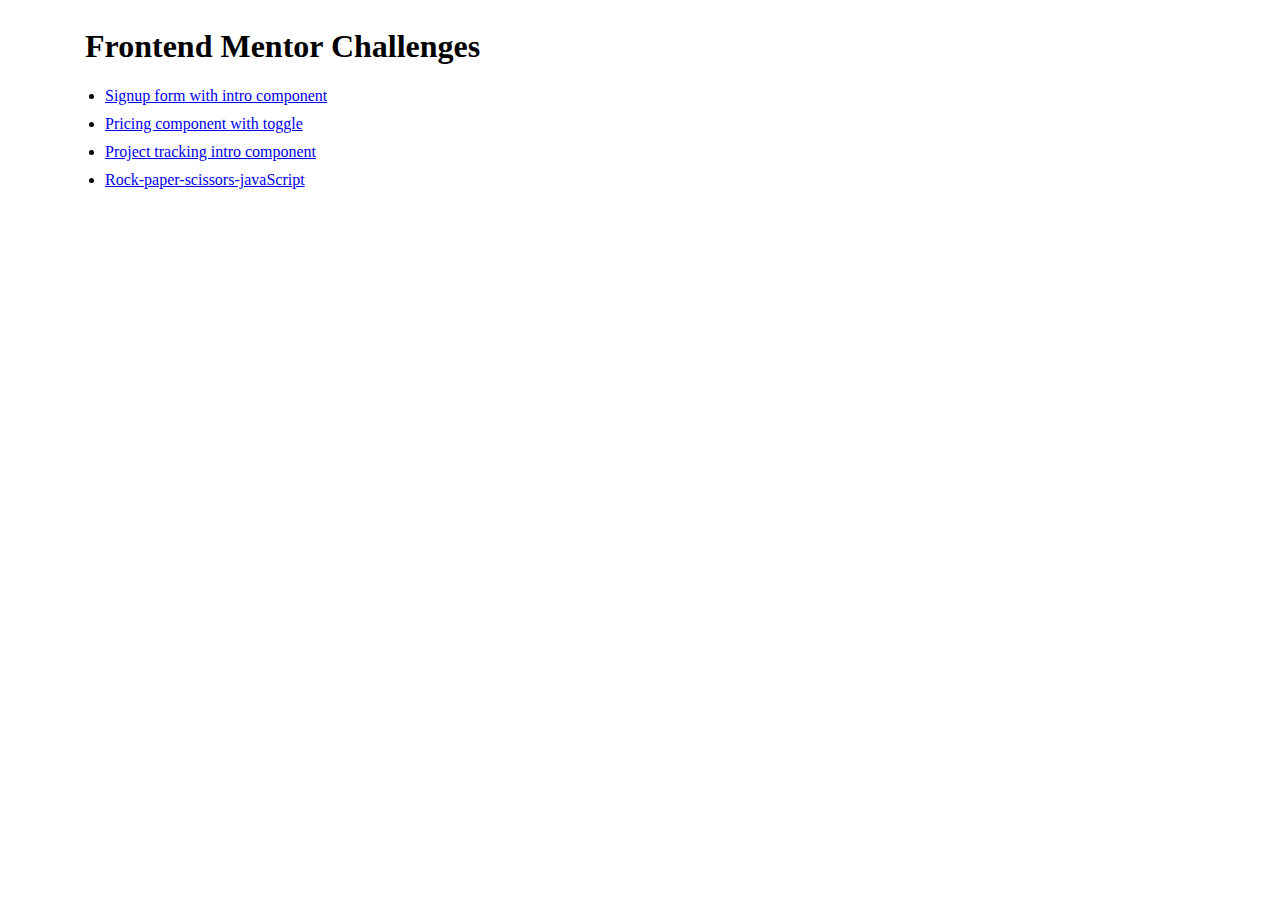
<file: index.html>
<!DOCTYPE html>
<html lang="en">
<head>
  <meta charset="UTF-8">
  <meta name="viewport" content="width=device-width, initial-scale=1.0">
  <title>Frontend Mentor Challenges</title>
  <link rel="stylesheet" href="style.css">
</head>
<body>
  <div class="container">
    <h1 class="main-head">
      Frontend Mentor Challenges
    </h1>
    <div class="project-container">
      <ul>
        <li>
          <a href="signup-form-frontend/index.html">Signup form with intro component</a>
        </li>
        <li>
          <a href="toggle-pricing-component/index.html">Pricing component with toggle</a>
        </li>
        <li>
          <a href="project-tracking-intro-component/index.html">Project tracking intro component</a>
        </li>
        <li>
          <a href="rock-paper-scissors-javaScript/index.html">Rock-paper-scissors-javaScript</a>
        </li>
      </ul>
    </div>

  </div>

</body>
</html>
</file>
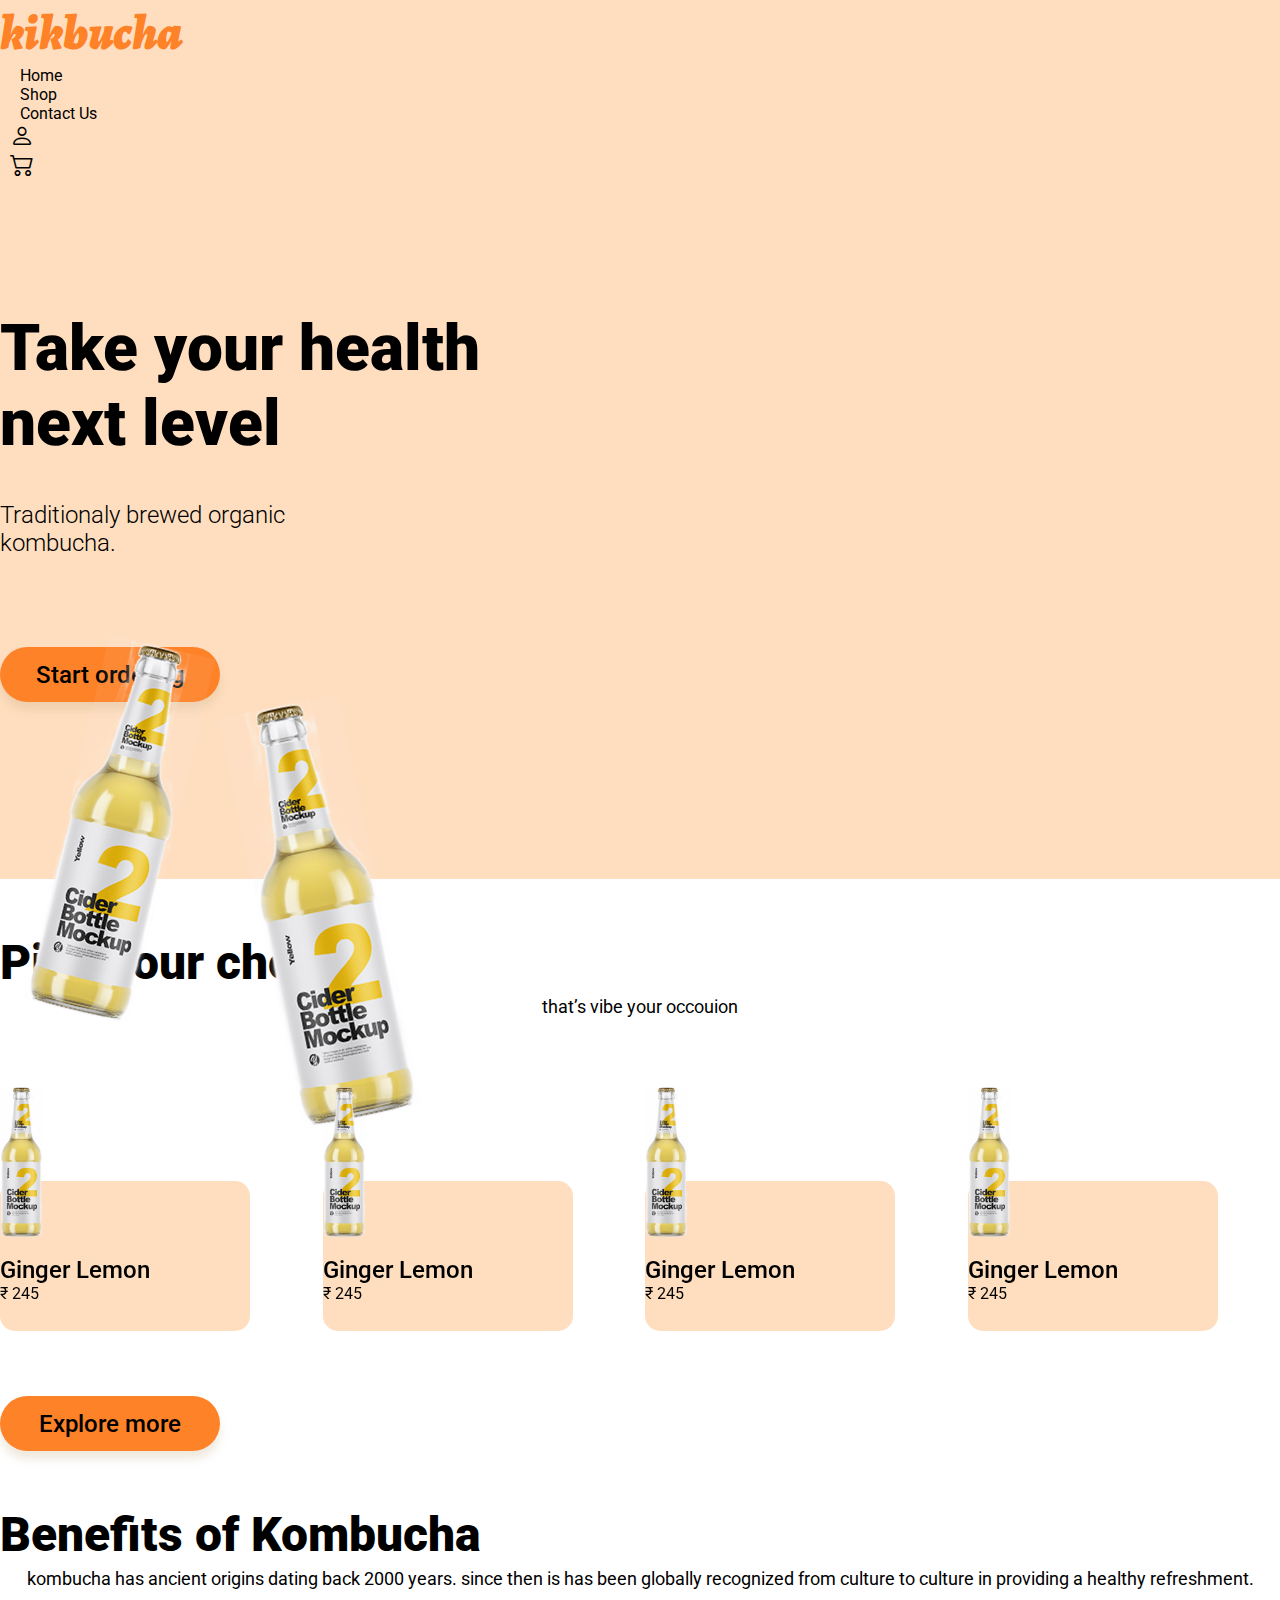
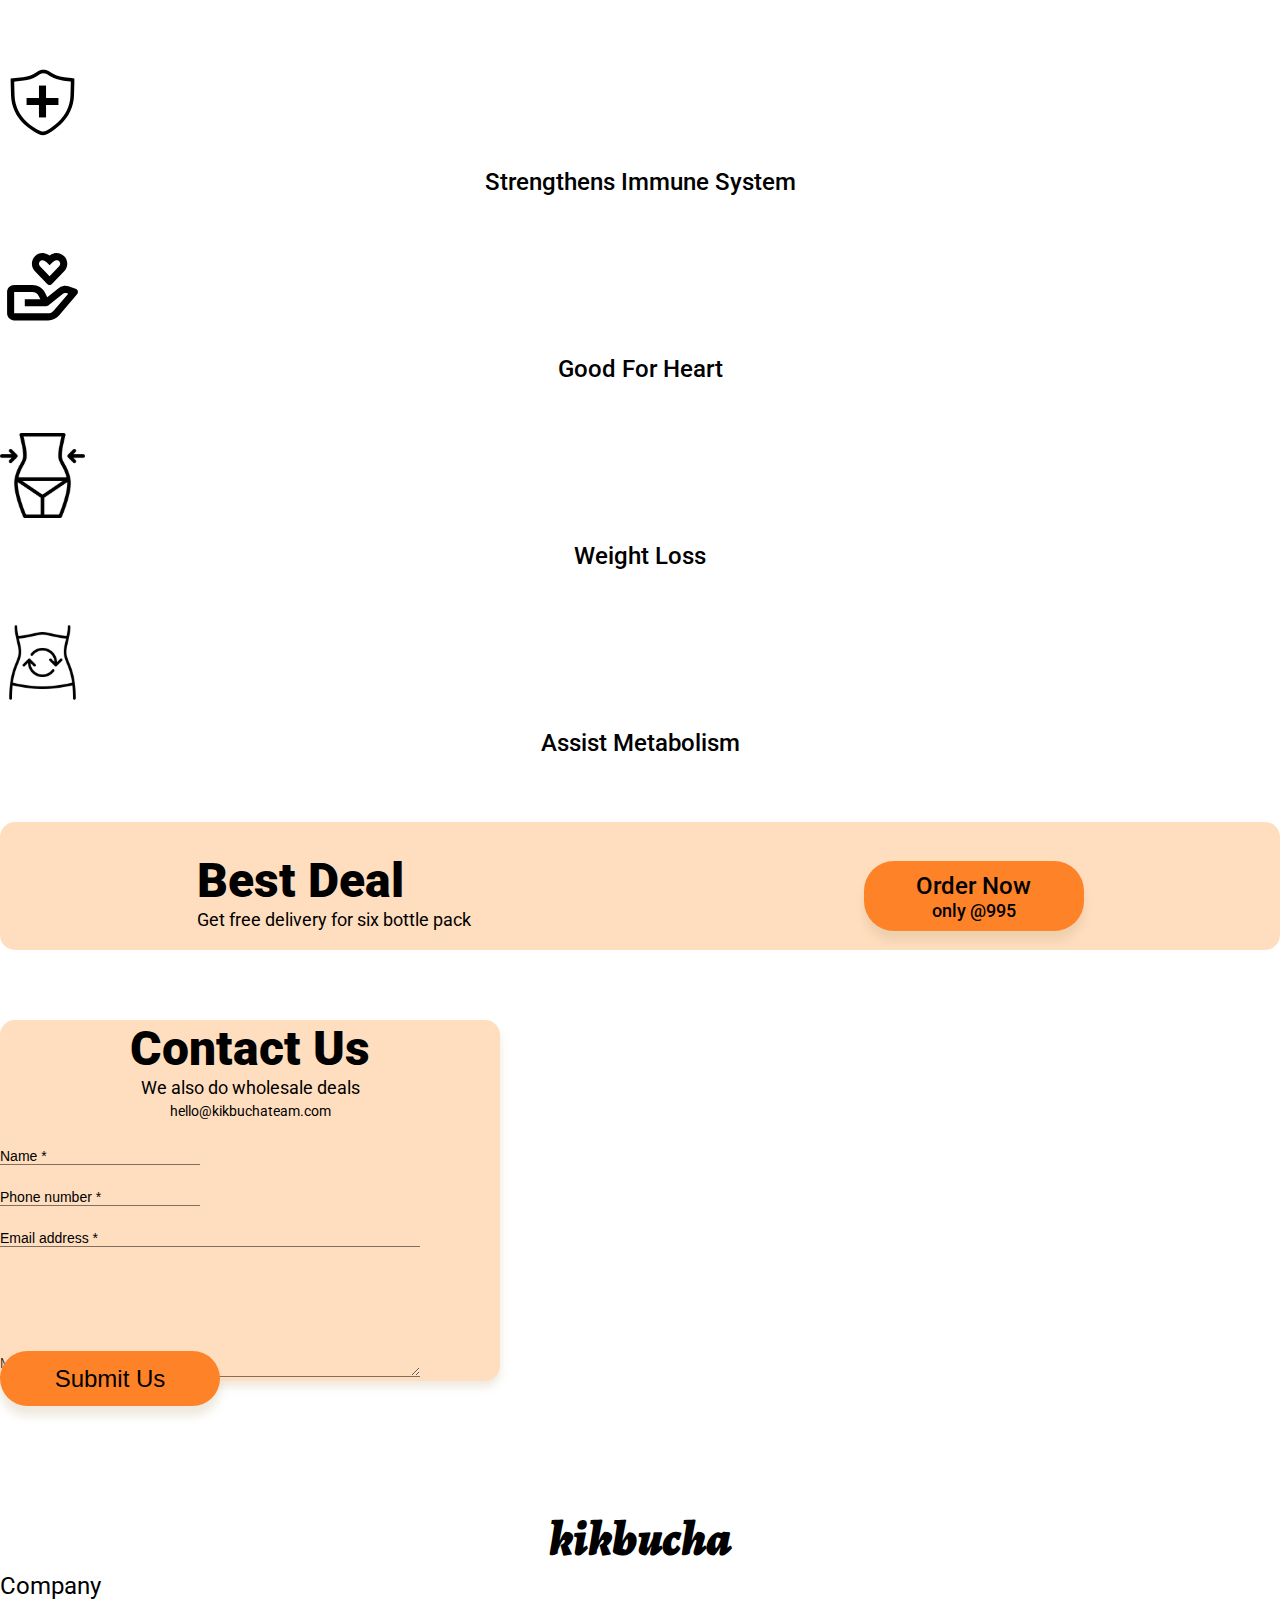
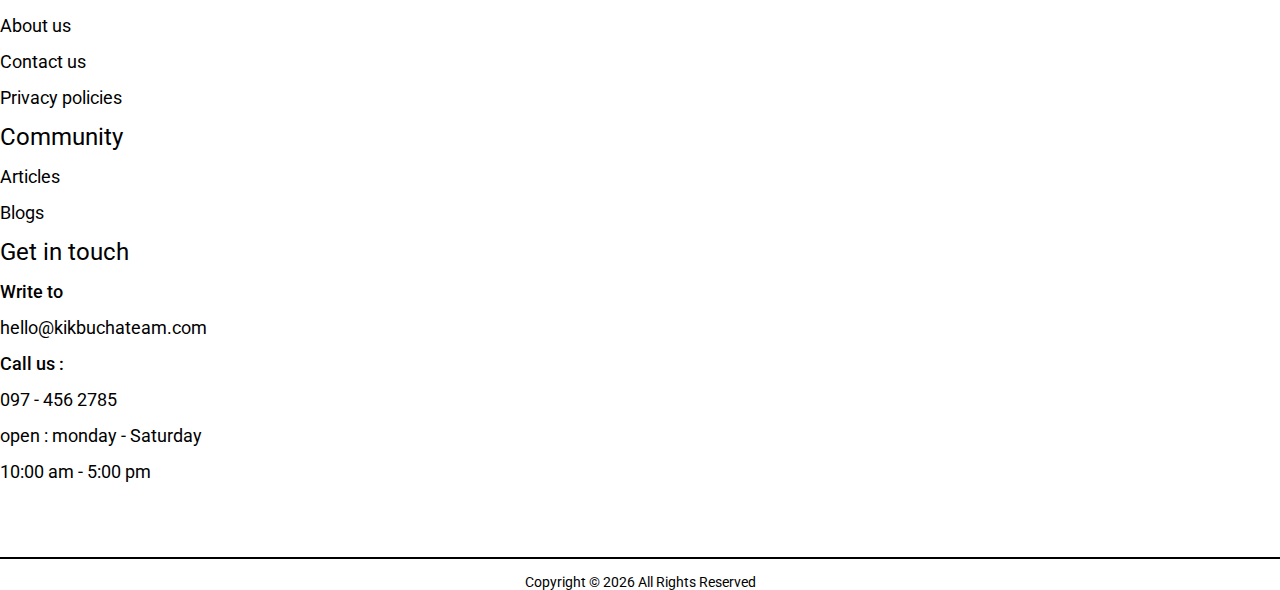
<file: kikbucha-dev/index.html>
<!DOCTYPE html>
<html lang="en">
<head>
  <meta charset="UTF-8">
  <meta http-equiv="X-UA-Compatible" content="IE=edge">
  <meta name="viewport" content="width=device-width, initial-scale=1.0">

  <link rel="icon" type="image/png" sizes="32x32" href="assets/favicon-32x32.png">
  <title>Kikbucha | Traditionaly brewed kombucha</title>
  <!--Bootstrap cdn-->
  <link href="https://cdn.jsdelivr.net/npm/bootstrap@5.1.3/dist/css/bootstrap.min.css" rel="stylesheet" integrity="sha384-1BmE4kWBq78iYhFldvKuhfTAU6auU8tT94WrHftjDbrCEXSU1oBoqyl2QvZ6jIW3" crossorigin="anonymous">
  <!--Bootstrap icon cdn-->
  <link rel="stylesheet" href="https://cdn.jsdelivr.net/npm/bootstrap-icons@1.7.2/font/bootstrap-icons.css">
  <!--Google font cdn-->
  <link rel="preconnect" href="https://fonts.googleapis.com">
  <link rel="preconnect" href="https://fonts.gstatic.com" crossorigin>
  <link href="https://fonts.googleapis.com/css2?family=Alegreya:ital,wght@1,900&family=Roboto:wght@300;400;500;900&display=swap" rel="stylesheet"> 

  <link rel="stylesheet" href="https://cdnjs.cloudflare.com/ajax/libs/OwlCarousel2/2.3.4/assets/owl.carousel.min.css" integrity="sha512-tS3S5qG0BlhnQROyJXvNjeEM4UpMXHrQfTGmbQ1gKmelCxlSEBUaxhRBj/EFTzpbP4RVSrpEikbmdJobCvhE3g==" crossorigin="anonymous" referrerpolicy="no-referrer" />

  <link rel="stylesheet" href="https://cdnjs.cloudflare.com/ajax/libs/OwlCarousel2/2.3.4/assets/owl.theme.default.min.css" integrity="sha512-sMXtMNL1zRzolHYKEujM2AqCLUR9F2C4/05cdbxjjLSRvMQIciEPCQZo++nk7go3BtSuK9kfa/s+a4f4i5pLkw==" crossorigin="anonymous" referrerpolicy="no-referrer" />

  <!--Our custom style file-->
  <link rel="stylesheet" href="css/style.css">

</head>
<body>
  <div id="wrapper">
    <nav class="navbar navbar-expand-lg">
      <div class="container" id="header-nav">
        <a href="#" class="navbar-brand">kikbucha</a>
        <div class="collapse navbar-collapse" id="header-menu">
          <ul class="navbar-nav">
            <li class="nav-item">
              <a href="#" class="nav-link nav-link-cs active">Home</a>
            </li>
            <li class="nav-item">
              <a href="#pick-your-choice" class="nav-link nav-link-cs">Shop</a>
            </li>
            <li class="nav-item">
              <a href="#contact-us" class="nav-link nav-link-cs">Contact Us</a>
            </li>
          </ul>
          <ul class="navbar-nav admin-and-cart">
            <li class="admin-menu">
              <a href="#"><i class="bi-person admin"></i></a>
            </li>
            <li class="cart-menu">
              <a href="cart.html"><i class="bi-cart2 cart"></i></a>
            </li>
          </ul>
        </div>

        <div class="m-menu">
          <span class="m-chart-wrap">
            <a href="cart.html"><i class="bi-cart2 cart"></i></a>
          </span>
          <span class="nav-toggler">
            <img src="assets/icon-hamburger.svg" class="hamburger-icon" alt="hamburger-icon">
            <!-- closing-icon -->
            <img src="assets/icon-close.svg" class="d-none icon-close" alt="icon-close">
          </span>
        </div>

      </div>

      <div class="m-nav-menu">
        <div class="nav-links">
          <a href="#">Home</a>
          <a href="#pick-your-choice">Shop</a>
          <a href="#contact-us">Contact Us</a>
          <span></span>
          
        </div>
        <a href="#" class="m-admin-menu"><i class="bi-person admin"></i> admin</a>
      </div>
    </nav>

    <div class="continer-fluid hero-section">
      <div class="container">
        <div class="row hero-section-row">
          <div class="col-lg-7 col-md-7">
            <div class="hero-ctn">
              <h1 class="hero-head-text">Take your health<br>next level</h1>
              <p class="hero-p-text">Traditionaly brewed organic<br>kombucha.</p>
              <a href="#" class="main-cta-btn">Start ordering</a>
            </div>
          </div>
          <div class="hero-section-br-div w-100"></div>
          <div class="col-lg-5 col-md-5 hero-img-wrap">
            <img class="hero-img-right-rotate" src="assets/ciderbottle.png" alt="bottle image left">
            <img class="hero-img-left-rotate" src="assets/ciderbottle.png" alt="bottle image right">
          </div>
        </div>
      </div>
    </div><!--hero-section ends-->

    <section id="pick-your-choice">
      <div class="container">
        <div class="row justify-content-center">
          <div class="col-lg-9">
            <div class="pyc-section-title text-center">
              <span>Pick your choice</span>
              <p>that’s vibe your occouion</p>
            </div>
          </div>
        </div>

        <div class="row justify-content-center owl-carousel owl-theme">
            <div class="col-lg-3 item">
              <div class="choice-wrap text-center">
                <img src="assets/ciderbottle.png" class="choice-cider-bottle" alt="image">
                <div class="choice-ctn">
                  <a href="#"><h6>Ginger Lemon</h6></a>
                  <span>&#8377; 245</span>
                </div>
              </div>
            </div>
            <div class="col-lg-3 item">
              <div class="choice-wrap text-center">
                <img src="assets/ciderbottle.png" class="choice-cider-bottle" alt="image">
                <div class="choice-ctn">
                  <a href="#"><h6>Ginger Lemon</h6></a>
                  <span>&#8377; 245</span>
                </div>
              </div>
            </div>
            <div class="col-lg-3 item">
              <div class="choice-wrap text-center">
                <img src="assets/ciderbottle.png" class="choice-cider-bottle" alt="image">
                <div class="choice-ctn">
                  <a href="#"><h6>Ginger Lemon</h6></a>
                  <span>&#8377; 245</span>
                </div>
              </div>
            </div>
            <div class="col-lg-3 item">
              <div class="choice-wrap text-center">
                <img src="assets/ciderbottle.png" class="choice-cider-bottle" alt="image">
                <div class="choice-ctn">
                  <a href="#"><h6>Ginger Lemon</h6></a>
                  <span>&#8377; 245</span>
                </div>
              </div>
            </div>

        </div><!--choice card row ends-->
        <div class="row justify-content-center">
          <div class="col-lg-3 pyc-explore-btn-wrap">
            <a href="#" class="pyc-explore-btn">Explore more</a>
          </div>
        </div>

      </div>
    </section><!--#Pick your choice ends-->

    <section id="benefits-of-kombucha">
      <div class="container">
        <div class="row justify-content-center">
          <div class="col-lg-9">
            <div class="bok-section-title text-center">
              <span>Benefits of Kombucha</span>
              <p>kombucha has ancient origins dating back 2000 years. since then is has been globally recognized from culture to culture in providing a healthy refreshment.</p>
            </div>
          </div>
        </div>

        <div class="row justify-content-center">
          <div class="col-lg-3">
            <div class="benefit-wrap text-center">
              <img src="assets/health-icon.svg" alt="health-icon image">
              <h5>strengthens immune system</h5>
            </div>
          </div>
          <div class="col-lg-3">
            <div class="benefit-wrap text-center">
              <img src="assets/heart-icon.svg" alt="heart-icon image">
              <h5>Good for heart</h5>
            </div>
          </div>
          <div class="col-lg-3">
            <div class="benefit-wrap text-center">
              <img src="assets/weight-loss-icon.svg" alt="weight-loss-icon image">
              <h5>Weight loss</h5>
            </div>
          </div>
          <div class="col-lg-3">
            <div class="benefit-wrap text-center">
              <img src="assets/digestion-icon.svg" alt="digestion-icon image">
              <h5>Assist metabolism</h5>
            </div>
          </div>

        </div>
      </div>
    </section><!--#benefits-of-kombucha ends-->
    <section id="best-deal">
      <div class="container">
        <div class="row justify-content-center">
            <div class="col-lg-8">
              <div class="best-deal-wrap">
                <div class="best-deal-ctn">
                  <span>Best Deal</span>
                  <p>Get free delivery for six bottle pack</p>
                </div>
                  <a href="#" class="best-deal-cta-btn">Order Now<br>
                    <span>only @995</span>
                  </a>
              </div>
            </div>
        </div>
      </div>
    </section><!--#best-deal ends-->
    <section id="contact-us">
      <div class="container contact-us-wrap">
        <div class="row justify-content-center">
          <div class="col-lg-8">
            <div class="contact-us-ctn">
              <span>contact us</span>
              <p>We also do wholesale deals</p>
              <p class="contact-info-mail">hello@kikbuchateam.com</p>
            </div>
          </div>
        </div>
        <div class="row justify-content-center">
          <div class="contact-form-wrap col-lg-8">
            <form class="row form-row" action="#" method="post">
              <div class="col-md-3 input-name">
                <!-- <label for="name">Name *</label> -->
                <input type="text" id="name" name="name" placeholder="Name *">
              </div>
              <div class="col-md-3 input-number">
                <input type="text" id="number" name="number" placeholder="Phone number *">
              </div>
              <div class="col-md-6 input-email">
                <input type="text" id="email" name="email" placeholder="Email address *">
              </div>
              <div class="col-md-6 input-message">
                <label for="message">Message</label>
                <textarea id="message" name="message" style="height:130px"></textarea>
              </div>

              <button type="submit" name="submit-btn" class="submit-btn">submit us</button>
              
            </form>
          </div>
        </div>
      </div>
    </section><!--#contact-us ends-->

    <footer class="footer-wrap">
      <div class="footer-top">
        <div class="container">
          <div class="row footer-row">
            <div class="col-md-6 col-lg-3 d-flex footer-logo-m-center">
              <div class="footer-logo-wrap">
                <div class="footer-logo">
                  <a href="#" class="logo">kikbucha</a>
                </div>
              </div>
            </div>
            <div class="col-md-6 col-lg-3">
              <div class="footer-widget">
                <h3 class="footer-title">Company</h3>
                <ul class="company-links">
                  <li><a href="#">About us</a></li>
                  <li><a href="#contact-us">Contact us</a></li>
                  <li><a href="#">Privacy policies</a></li>
                </ul>
              </div>
            </div>
            <div class="col-md-6 col-lg-3">
              <div class="footer-widget">
                <h3 class="footer-title">Community</h3>
                <ul class="community-links">
                  <li><a href="#">Articles</a></li>
                  <li><a href="#">Blogs</a></li>
                </ul>
              </div>
            </div>
            <div class="col-md-6 col-lg-3">
              <div class="footer-widget">
                <h3 class="footer-title">Get in touch</h3>
                <ul class="contact-line">
                  <li class="write-to">Write to</li>
                  <li>hello@kikbuchateam.com</li>
                  <li class="call-us">Call us :</li>
                  <li>097 - 456 2785</li>
                  <li>open : monday - Saturday</li>
                  <li>10:00 am - 5:00 pm</li>
                </ul>
              </div>
            </div>
          </div>
        </div>
      </div>

      <div class="copy-right-text">
        <div class="container">
          <div class="bordered-1px"></div>
          <div class="row">
            <div class="col-xl-12">
              <p class="copy-right">
                Copyright &copy; <script>document.write(new Date().getFullYear());</script> All rights reserved
              </p>
            </div>
          </div>
        </div>
      </div>
    </footer>

  </div><!--#wrapper ends-->

  <script src="https://cdnjs.cloudflare.com/ajax/libs/jquery/3.6.0/jquery.min.js" integrity="sha512-894YE6QWD5I59HgZOGReFYm4dnWc1Qt5NtvYSaNcOP+u1T9qYdvdihz0PPSiiqn/+/3e7Jo4EaG7TubfWGUrMQ==" crossorigin="anonymous" referrerpolicy="no-referrer"></script>

  <script src="https://cdnjs.cloudflare.com/ajax/libs/OwlCarousel2/2.3.4/owl.carousel.min.js" integrity="sha512-bPs7Ae6pVvhOSiIcyUClR7/q2OAsRiovw4vAkX+zJbw3ShAeeqezq50RIIcIURq7Oa20rW2n2q+fyXBNcU9lrw==" crossorigin="anonymous" referrerpolicy="no-referrer"></script>
  
  <!--Bootstrap bundle js cdn-->
  <script src="https://cdn.jsdelivr.net/npm/bootstrap@5.1.3/dist/js/bootstrap.bundle.min.js" integrity="sha384-ka7Sk0Gln4gmtz2MlQnikT1wXgYsOg+OMhuP+IlRH9sENBO0LRn5q+8nbTov4+1p" crossorigin="anonymous"></script>

  <script src="js/script.js"></script>
</body>
</html>
</file>
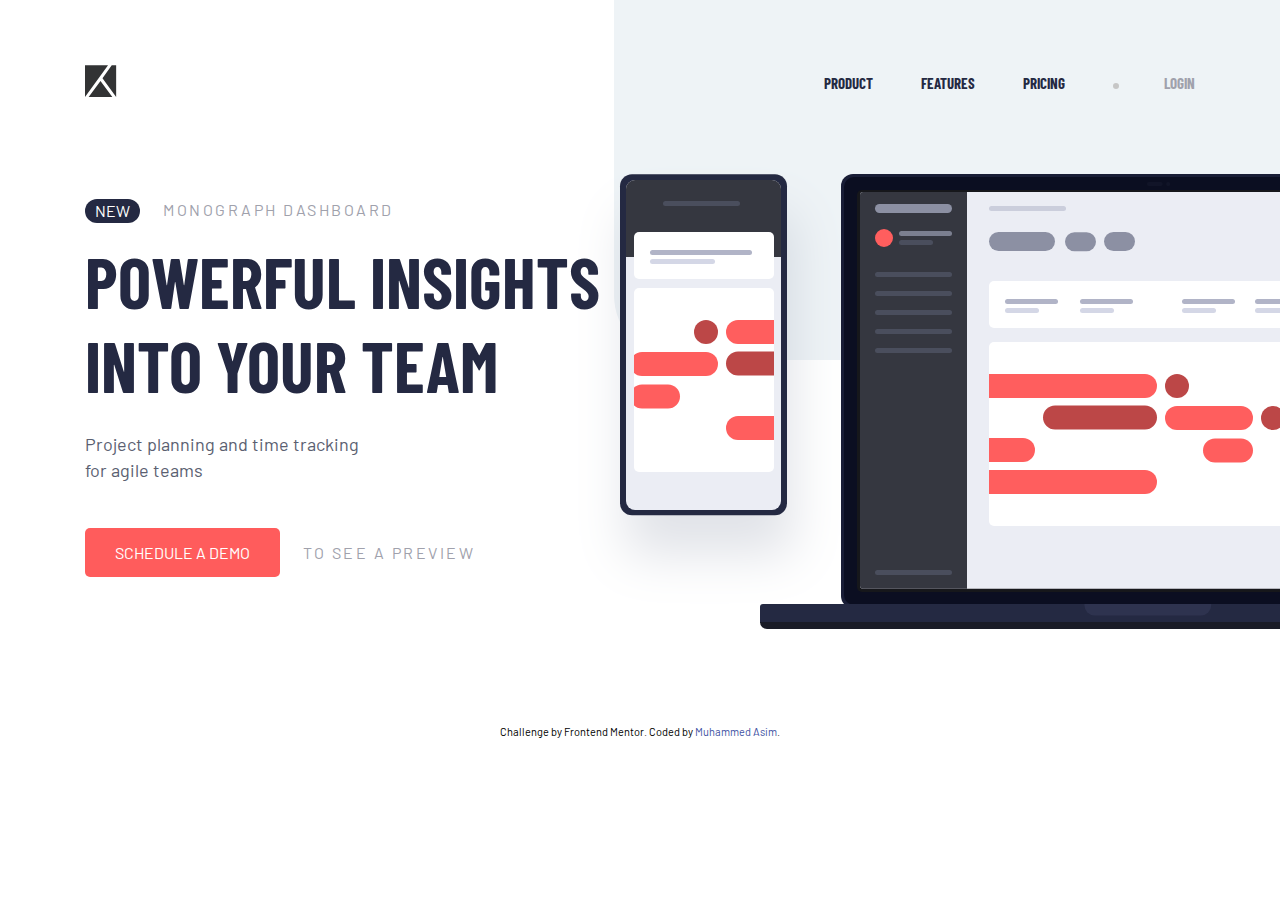
<file: project-tracking-intro-component/index.html>
<!DOCTYPE html>
<html lang="en">
<head>
  <meta charset="UTF-8">
  <meta name="viewport" content="width=device-width, initial-scale=1.0">
  <!-- displays site properly based on user's device -->

  <link rel="icon" type="image/png" sizes="32x32" href="./images/favicon-32x32.png">
  
  <title>Frontend Mentor | Project tracking intro component</title>

  <link href="https://fonts.googleapis.com/css2?family=Barlow&family=Barlow+Condensed:wght@400;700&display=swap" rel="stylesheet">
  <link rel="stylesheet" href="./css/style.css">
</head>
<body>

  <header class="header container">
    <nav>
      <a href="#">
        <img src="./images/logo.svg" alt="logo">
      </a>

      <div class="nav-menu">
        <div class="nav-links">
          <a href="#">Product</a>
          <a href="#">Features</a>
          <a href="#">Pricing</a>
          <span></span>
        </div>
  
        <a href="#" class="nav-cta">Login</a>
      </div>

      <span class="nav-toggler">
        <img src="./images/icon-hamburger.svg" class="hamburger-icon" alt="hamburger-icon">
        <!-- closing-icon -->
        <img src="./images/icon-close.svg" class="d-none icon-close" alt="icon-close">
      </span>
      <span class="header-bg"></span>
    </nav>
  </header>
  <section id="hero-section">
    <div class="hero-section container">
      <div class="hero-section-intro">
        <span class="hero-badge-dark">New</span>
        <span class="hero-sub-head">Monograph Dashboard</span>
        <h1 class="hero-section-head">
          Powerful insights<br>into your team
        </h1>
        <p class="hero-section-content">
          Project planning and time tracking<br>for agile teams
        </p>
        <div class="hero-section-btn">
          <a href="" class="hero-primary-btn">Schedule a demo</a>
          <a href="" class="hero-secondery-btn">to see a preview</a>
        </div>
      </div>
      <div class="hero-section-img">
        <img src="./images/illustration-devices.svg" alt="illustration-devices">
      </div>
    </div>
    <footer>
      <p class="attribution">
        Challenge by Frontend Mentor.
        Coded by <a href="#">Muhammed Asim</a>.
      </p>
    </footer>
  </section>

  <script src="/project-tracking-intro-component/script.js"></script>
</body>
</html>
</file>
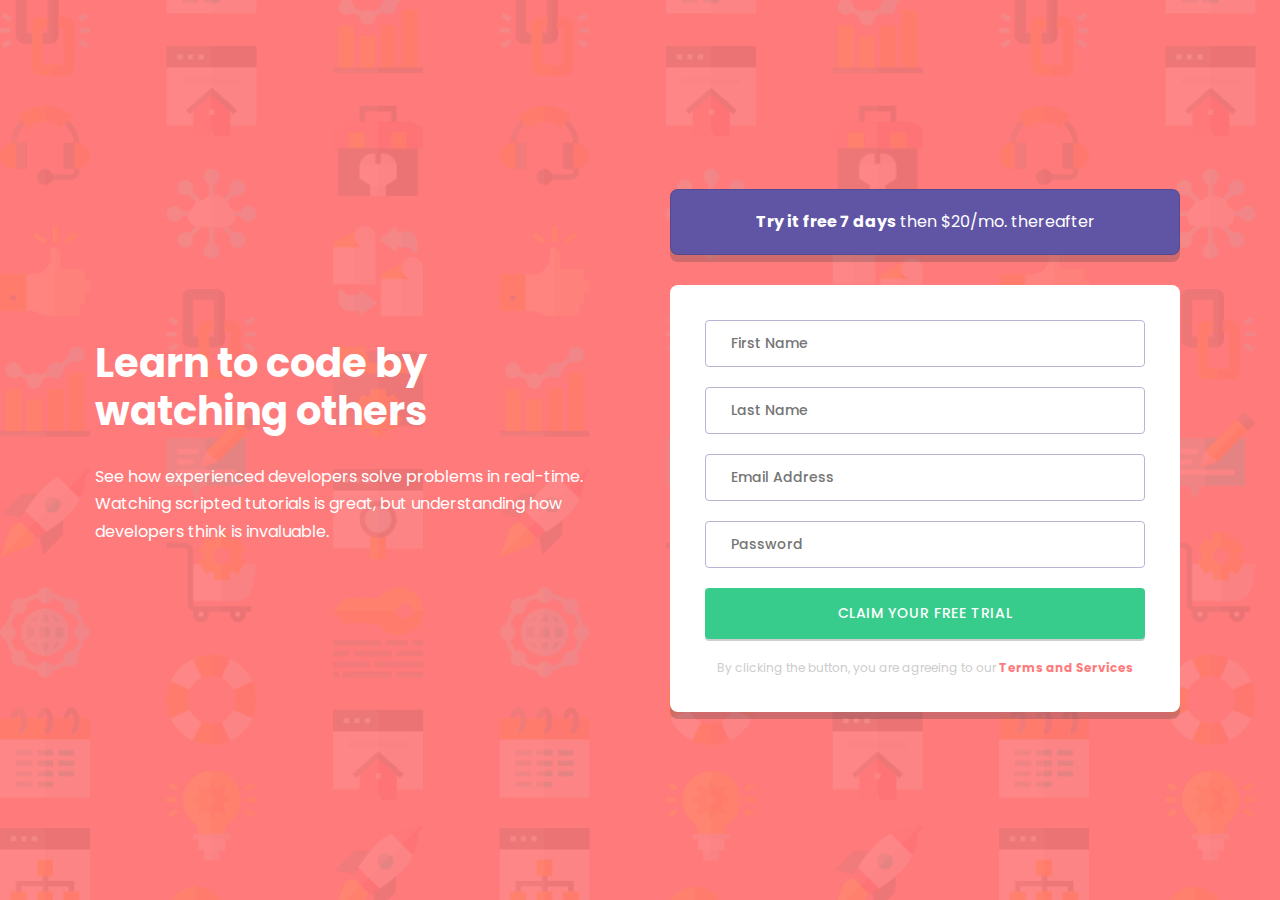
<file: signup-form-frontend/index.html>
<!DOCTYPE html>
<html>
<head>
    <meta charset='utf-8'>
    <meta http-equiv='X-UA-Compatible' content='IE=edge'>
    <title>Frontend Mentor | Intro component with sign up form</title>
    <meta name='viewport' content='width=device-width, initial-scale=1'>
    <link rel="shortcut icon" type="image/x-icon" href="images/favicon-32x32.png" sizes="32x32">
    <!-- Bootstrap CDN -->
    <link rel="stylesheet" href="https://stackpath.bootstrapcdn.com/bootstrap/4.4.1/css/bootstrap.min.css"      integrity="sha384-Vkoo8x4CGsO3+Hhxv8T/Q5PaXtkKtu6ug5TOeNV6gBiFeWPGFN9MuhOf23Q9Ifjh" crossorigin="anonymous">
    <!-- Google fonts CDN -->
    <link href="https://fonts.googleapis.com/css?family=Poppins:400,500,600,700&display=swap" rel="stylesheet">
    <!-- Our styles.css file -->
    <link rel='stylesheet' type='text/css' href='css/styles.css'>
</head>
<body>
    <section id="heroSection">
        <div class="container-fluid wrapper">
            <!-- The Modal -->
            <div id="myModal" class="modal">
                <div class="modal-dialog modal-dialog-centered" role="document">
                    <!-- Modal content -->
                    <div class="modal-content">
                        <h4 class="modal-head">welcome!</h4>
                        <p id="modal-alert-para">welcome</p>
                        <div class="modal-footer">
                            <button type="button" class="btn btn-primary modalClose">Ok</button>
                        </div>
                    </div>
                </div>
            </div>

            <div class="container">
                <div class="row">
                    <div class="col-md-6 heroContent-area">
                        <div class="heroContent-wrap">
                            <h1 class="heroContent-head">Learn to code by<br>watching others</h1>
                            <p class="p-heroContent">See how experienced developers solve problems in real-time. Watching scripted tutorials is great, but understanding how developers think is invaluable.</p>
                        </div>
                    </div>
                    <div class="col-md-6">
                        <div class="container heroForm-area">
                            <div class="card trialdayAlert-card">
                                <div class="card-body">
                                    <p><b>Try it free 7 days</b> then $20/mo. thereafter</p>
                                </div>
                            </div><!--.trialdayAlert-card ends-->
                            <!-- heroForm elements start -->
                            <form id="heroSignup-form" action="#" method="POST" novalidate>
                                <div class="form-group">
                                    <input type="text" name="fname" id="fname" placeholder="First Name" required>
                                    <img id="fname-error-icon" class="error-icon" src="images/icon-error.svg" alt="error-icon">
                                </div>
                                <div class="form-group">
                                    <input type="text" name="lname" id="lname" placeholder="Last Name" required>
                                    <img id="lname-error-icon" class="error-icon" src="images/icon-error.svg" alt="error-icon">
                                </div>
                                <div class="form-group">
                                    <input type="email" name="email" id="email" placeholder="Email Address" required>
                                    <img id="email-error-icon" class="error-icon" src="images/icon-error.svg" alt="error-icon">
                                </div>
                                <div class="form-group">
                                    <input type="password" name="password" id="password" placeholder="Password" required>
                                    <img id="password-error-icon" class="error-icon" src="images/icon-error.svg" alt="error-icon">
                                </div>
                                <div class="form-group">
                                    <button type="submit" name="button">Claim your free trial</button>
                                </div>
                                <p class="p-terms-and-services">
                                    By clicking the button, you are agreeing to our 
                                    <a href="#"><b>Terms and Services</b></a>
                                </p>
                            </form>
                        </div><!--.heroForm-area ends-->
                    </div>
                </div>
            </div><!--.container ends-->
        </div>
    </section><!-- #heroSection ends -->

<!-- Load jQuery CDN first --> 
<script src="https://code.jquery.com/jquery-3.3.1.slim.min.js" integrity="sha384-q8i/X+965DzO0rT7abK41JStQIAqVgRVzpbzo5smXKp4YfRvH+8abtTE1Pi6jizo" crossorigin="anonymous"></script> 
<!-- then Popper.js, then Bootstrap JS --> 
<script src="https://cdnjs.cloudflare.com/ajax/libs/popper.js/1.14.7/umd/popper.min.js" integrity="sha384-UO2eT0CpHqdSJQ6hJty5KVphtPhzWj9WO1clHTMGa3JDZwrnQq4sF86dIHNDz0W1" crossorigin="anonymous"></script> 
<script src="https://stackpath.bootstrapcdn.com/bootstrap/4.3.1/js/bootstrap.min.js" integrity="sha384-JjSmVgyd0p3pXB1rRibZUAYoIIy6OrQ6VrjIEaFf/nJGzIxFDsf4x0xIM+B07jRM" crossorigin="anonymous"></script> 
<!-- Our script.js --> 
<script type="text/javascript" src='js/main.js'></script>
</body>
</html>
</file>
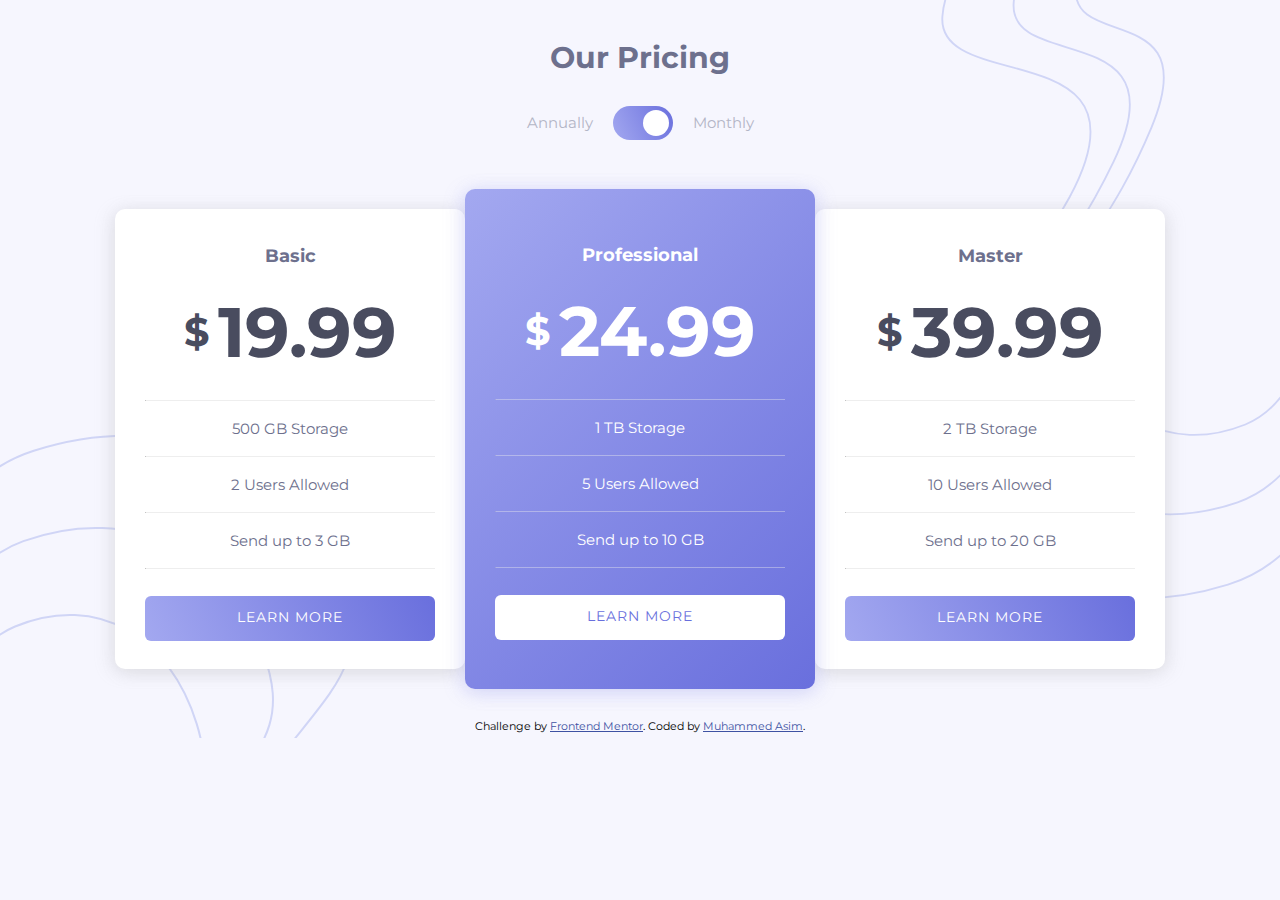
<file: toggle-pricing-component/index.html>
<!DOCTYPE html>
<html lang="en">
<head>
  <meta charset="UTF-8">
  <meta name="viewport" content="width=device-width, initial-scale=1.0">
  <!-- displays site properly based on user's device -->

  <link rel="icon" type="image/png" sizes="32x32" href="./images/favicon-32x32.png">
  
  <title>Frontend Mentor | pricing-component-with-toggle</title>

  <link href="https://fonts.googleapis.com/css2?family=Montserrat:wght@700&display=swap" rel="stylesheet">
  
  <link href="style.css" rel="stylesheet">

</head>
<body>
<div class="wrapper">
  <div class="container">
    <img src="images/bg-top.svg" class="bg-top" alt="">
    <img src="images/bg-bottom.svg" class="bg-bottom" alt="">
    
    <div class="plan-selector-section">
      <h3 class="main-head">Our Pricing</h3>
      <div class="plan-selector-toggle-container">
        <span class="plan-toggle-annually">Annually</span>
          <label class="toggle-button">
            <input type="checkbox" name="plan-toggle" id="plan-toggle" checked>
            <span class="toggle"></span>
          </label>
        <span class="plan-toggle-monthly">Monthly</span>
      </div>
    </div><!--.plan-selector-section ends-->
    
    <div class="plan-detail-cards-section">
      <div class="plan-detail-card">
        <h4 class="plan-name">Basic</h4>
        <div class="plan-price monthly-price d-flex"><span>&dollar;</span>19.99</div>
        <div class="plan-price annually-price"><span>&dollar;</span>199.99</div>
        <hr>
        <p>500 GB Storage</p><hr>
        <p>2 Users Allowed</p><hr>
        <p>Send up to 3 GB</p><hr>
        <a href="#">Learn More</a>
      </div>
      <div class="plan-detail-card" id="card-professional">
        <h4 class="plan-name">Professional</h4>
        <div class="plan-price monthly-price d-flex"><span>&dollar;</span>24.99</div>
        <div class="plan-price annually-price"><span>&dollar;</span>249.99</div>
        <hr>
        <p>1 TB Storage</p><hr>
        <p>5 Users Allowed</p><hr>
        <p>Send up to 10 GB</p><hr>
        <a href="#">Learn More</a>
      </div>
      <div class="plan-detail-card">
        <h4 class="plan-name">Master</h4>
        <div class="plan-price monthly-price d-flex"><span>&dollar;</span>39.99</div>
        <div class="plan-price annually-price"><span>&dollar;</span>399.99</div>
        <hr>
        <p>2 TB Storage</p><hr>
        <p>10 Users Allowed</p><hr>
        <p>Send up to 20 GB</p><hr>
        <a href="#">Learn More</a>
      </div>
    </div><!--.plan-detail-cards-section ends-->

  </div>
  
  <div class="attribution">
    Challenge by <a href="https://www.frontendmentor.io?ref=challenge" target="_blank">Frontend Mentor</a>. 
    Coded by <a href="#">Muhammed Asim</a>.
  </div>
</div>
  <script src="script.js"></script>
</body>
</html>
</file>
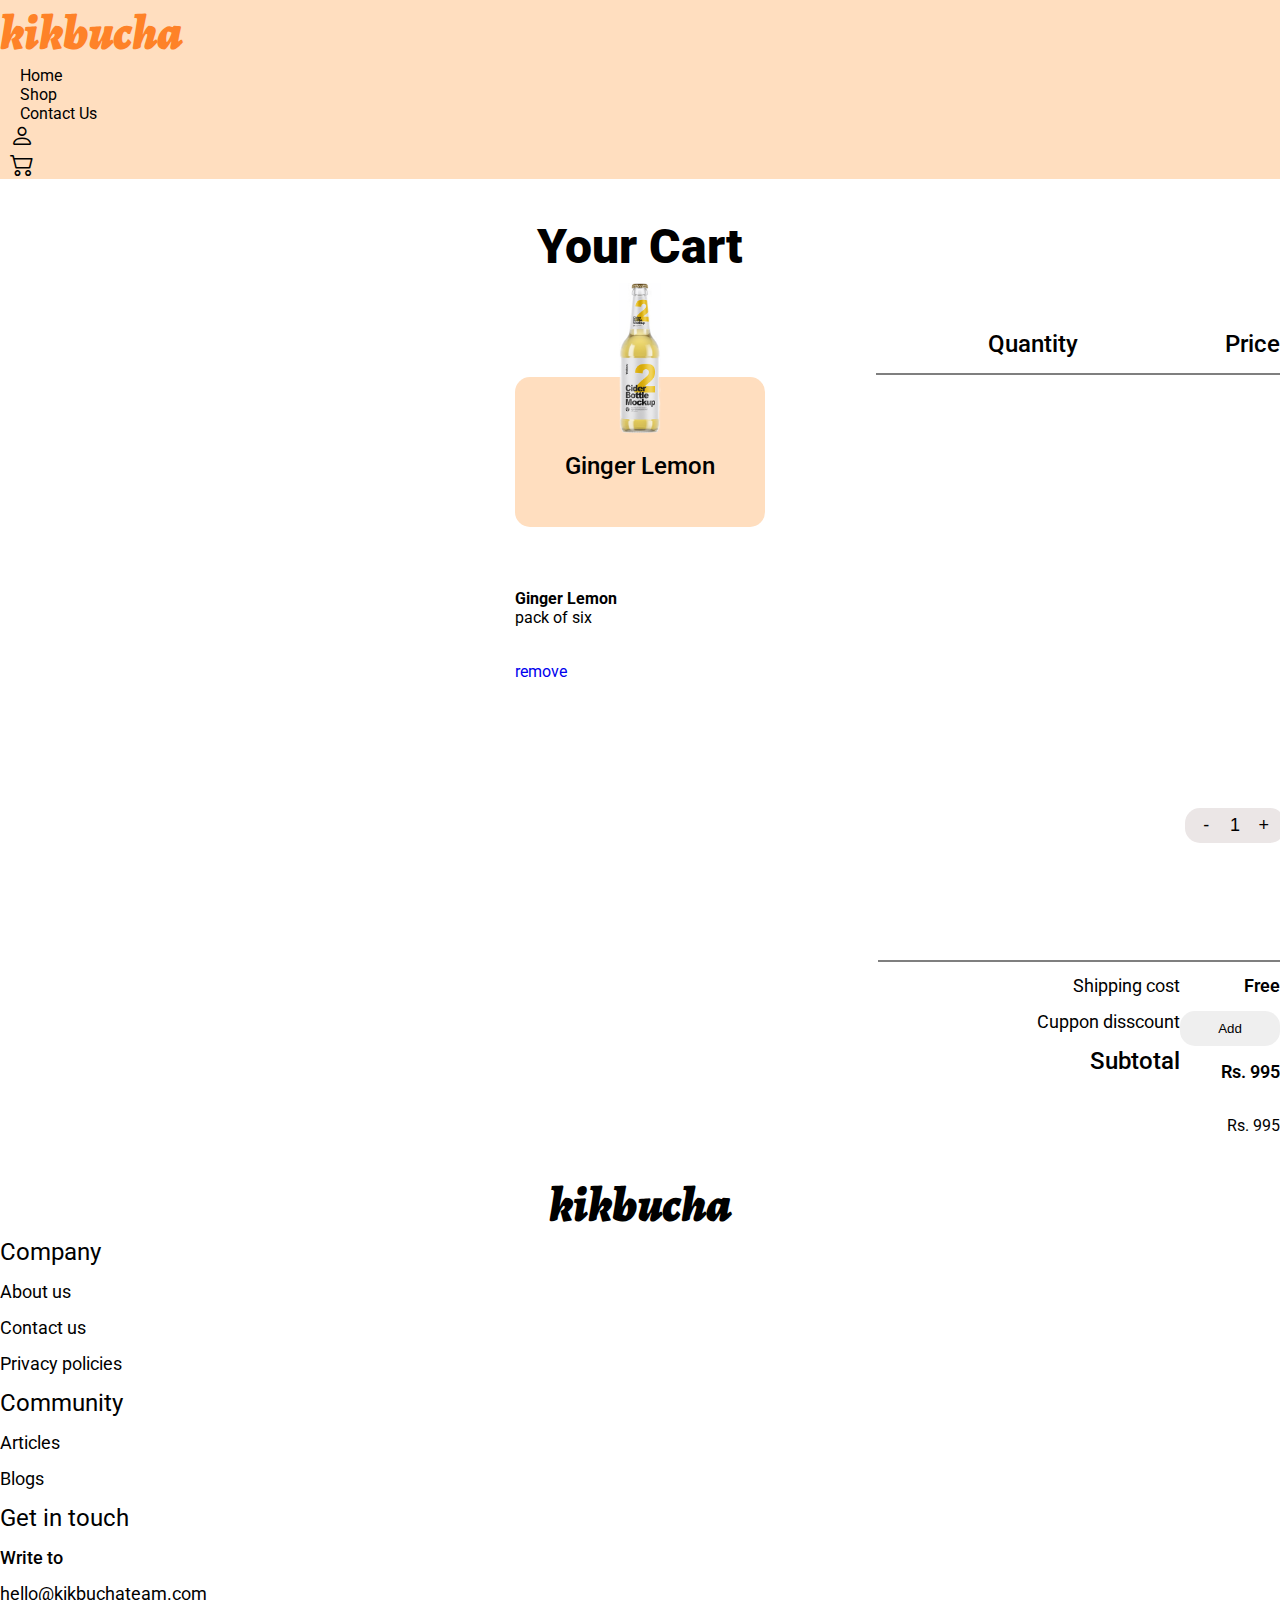
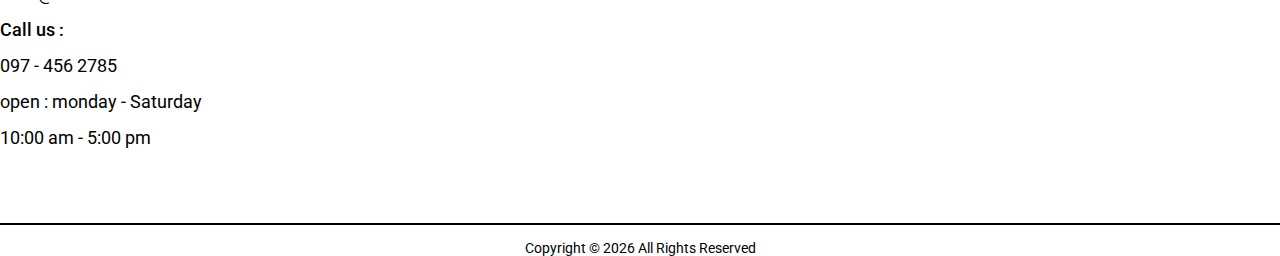
<file: kikbucha-dev/cart.html>
<!DOCTYPE html>
<html lang="en">
<head>
  <meta charset="UTF-8">
  <meta http-equiv="X-UA-Compatible" content="IE=edge">
  <meta name="viewport" content="width=device-width, initial-scale=1.0">

  <link rel="icon" type="image/png" sizes="32x32" href="assets/favicon-32x32.png">
  <title>Kikbucha | Shopping cart</title>
  <!--Bootstrap cdn-->
  <link href="https://cdn.jsdelivr.net/npm/bootstrap@5.1.3/dist/css/bootstrap.min.css" rel="stylesheet" integrity="sha384-1BmE4kWBq78iYhFldvKuhfTAU6auU8tT94WrHftjDbrCEXSU1oBoqyl2QvZ6jIW3" crossorigin="anonymous">
  <!--Bootstrap icon cdn-->
  <link rel="stylesheet" href="https://cdn.jsdelivr.net/npm/bootstrap-icons@1.7.2/font/bootstrap-icons.css">
  <!--Google font cdn-->
  <link rel="preconnect" href="https://fonts.googleapis.com">
  <link rel="preconnect" href="https://fonts.gstatic.com" crossorigin>
  <link href="https://fonts.googleapis.com/css2?family=Alegreya:ital,wght@1,900&family=Roboto:wght@300;400;500;900&display=swap" rel="stylesheet"> 

  <link rel="stylesheet" href="https://cdnjs.cloudflare.com/ajax/libs/OwlCarousel2/2.3.4/assets/owl.carousel.min.css" integrity="sha512-tS3S5qG0BlhnQROyJXvNjeEM4UpMXHrQfTGmbQ1gKmelCxlSEBUaxhRBj/EFTzpbP4RVSrpEikbmdJobCvhE3g==" crossorigin="anonymous" referrerpolicy="no-referrer" />

  <link rel="stylesheet" href="https://cdnjs.cloudflare.com/ajax/libs/OwlCarousel2/2.3.4/assets/owl.theme.default.min.css" integrity="sha512-sMXtMNL1zRzolHYKEujM2AqCLUR9F2C4/05cdbxjjLSRvMQIciEPCQZo++nk7go3BtSuK9kfa/s+a4f4i5pLkw==" crossorigin="anonymous" referrerpolicy="no-referrer" />

  <!--Our custom style file-->
  <link rel="stylesheet" href="css/style.css">

</head>
<body>

  <div id="wrapper">
    <nav class="navbar navbar-expand-lg">
      <div class="container" id="header-nav">
        <a href="index.html" class="navbar-brand">kikbucha</a>
        <div class="collapse navbar-collapse" id="header-menu">
          <ul class="navbar-nav">
            <li class="nav-item">
              <a href="index.html" class="nav-link nav-link-cs active">Home</a>
            </li>
            <li class="nav-item">
              <a href="index.html#pick-your-choice" class="nav-link nav-link-cs">Shop</a>
            </li>
            <li class="nav-item">
              <a href="index.html#contact-us" class="nav-link nav-link-cs">Contact Us</a>
            </li>
          </ul>
          <ul class="navbar-nav admin-and-cart">
            <li class="admin-menu">
              <a href="#"><i class="bi-person admin"></i></a>
            </li>
            <li class="cart-menu">
              <a href="#"><i class="bi-cart2 cart"></i></a>
            </li>
          </ul>
        </div>

        <div class="m-menu">
          <span class="m-chart-wrap">
            <a href="#"><i class="bi-cart2 cart"></i></a>
          </span>
          <span class="nav-toggler">
            <img src="assets/icon-hamburger.svg" class="hamburger-icon" alt="hamburger-icon">
            <!-- closing-icon -->
            <img src="assets/icon-close.svg" class="d-none icon-close" alt="icon-close">
          </span>
        </div>

      </div>

      <div class="m-nav-menu">
        <div class="nav-links">
          <a href="index.html">Home</a>
          <a href="index.html#pick-your-choice">Shop</a>
          <a href="index.html#contact-us">Contact Us</a>
          <span></span>
          
        </div>
        <a href="#" class="m-admin-menu"><i class="bi-person admin"></i> admin</a>
      </div>
    </nav>

    <!--cart body-->
    <div class="container">
      <h2 class="your-cart-head">your cart</h2>
      <div class="price-quantity-title-wrap">
        <h4 class="quantity-title">quantity</h4>
        <h4 class="price-title">price</h4>
      </div>
      <div class="row">
        <div class="col-lg-6 col-sm">
          <div class="product-detail-wrap">
            <div class="row">
              <div class="col-6">
                <div class="product-img-wrap">
                  <img src="assets/ciderbottle.png" class="product-img" alt="image">
                  <a class="product-title" href="#">
                    <h6>Ginger Lemon</h6>
                  </a>
                </div>
              </div>
              <div class="col-6">
                <div class="product-detail">
                  <h4 class="product-name">Ginger Lemon</h4>
                  <p class="product-disc">pack of six</p>
                  <div class="m-price-quantity-wrap">
                    <h4 class="price-title-head">price</h4>
                    <div class="price">Rs. 995</div>
                    <h4 class="quantity-title-head">quantity</h4>
                    <div class="m-quantity-btn">
                      <span id="quantity-field">
                        <button id="for-m-down" >-</button>
                        <input type="text" id="for-m-quantity" value="1">
                        <button id="for-m-up">+</button>
                      </span>
                    </div>
                  </div>
                  <a href="#" class="product-remove-btn">remove</a>
                </div>
              </div>
            </div>
          </div>
        </div>
        <div class="col-6 cart-detail-wrap-col-dnone">
          <div class="cart-detail-wrap">
            <div class="row">
              <div class="col-6">
                <div class="quantity-wrap">
                  
                  <div class="quantity-btn">
                    <span id="quantity-field">
                      <button id="down">-</button>
                      <input type="text" id="quantity" value="1">
                      <button id="up">+</button>
                    </span>
                  </div>
                </div>
              </div>
              <div class="col-6">
                <div class="price-wrap">
                  
                  <div class="price">Rs. 995</div>
                </div>
              </div>
            </div>
          </div>
        </div>
      </div>
      <div class="total-amt-wrap">
        <div class="toatal-amt-description">
          <ul>
            <li class="amt-description-title">Shipping cost</li>
            <li class="amt-description-title">Cuppon disscount</li>
            <li class="amt-description-title subtotal-title">subtotal</li>
          </ul>
        </div>
        <div class="toatal-amt-amt">
          <ul>
            <li class="amt-links shipping-cost-amt">free</li>
            <li class="amt-links cuppon-disscount-amt">
              <span class="cuppon-disscount-btn-wrap">
                <button id="cuppon-add-btn">add</button>
                <input type="text" id="cuppon-code" value="">
              </span>
            </li>
            <li class="amt-links subtotal-amt">Rs. 995</li>
          </ul>
        </div>
      </div>
    </div>

    <footer class="footer-wrap">
      <div class="footer-top">
        <div class="container">
          <div class="row footer-row">
            <div class="col-md-6 col-lg-3 d-flex footer-logo-m-center">
              <div class="footer-logo-wrap">
                <div class="footer-logo">
                  <a href="index.html" class="logo">kikbucha</a>
                </div>
              </div>
            </div>
            <div class="col-md-6 col-lg-3">
              <div class="footer-widget">
                <h3 class="footer-title">Company</h3>
                <ul class="company-links">
                  <li><a href="#">About us</a></li>
                  <li><a href="index.html#contact-us">Contact us</a></li>
                  <li><a href="#">Privacy policies</a></li>
                </ul>
              </div>
            </div>
            <div class="col-md-6 col-lg-3">
              <div class="footer-widget">
                <h3 class="footer-title">Community</h3>
                <ul class="community-links">
                  <li><a href="#">Articles</a></li>
                  <li><a href="#">Blogs</a></li>
                </ul>
              </div>
            </div>
            <div class="col-md-6 col-lg-3">
              <div class="footer-widget">
                <h3 class="footer-title">Get in touch</h3>
                <ul class="contact-line">
                  <li class="write-to">Write to</li>
                  <li>hello@kikbuchateam.com</li>
                  <li class="call-us">Call us :</li>
                  <li>097 - 456 2785</li>
                  <li>open : monday - Saturday</li>
                  <li>10:00 am - 5:00 pm</li>
                </ul>
              </div>
            </div>
          </div>
        </div>
      </div>

      <div class="copy-right-text">
        <div class="container">
          <div class="bordered-1px"></div>
          <div class="row">
            <div class="col-xl-12">
              <p class="copy-right">
                Copyright &copy; <script>document.write(new Date().getFullYear());</script> All rights reserved
              </p>
            </div>
          </div>
        </div>
      </div>
    </footer>

  </div><!--#wrapper ends-->

  <script src="https://cdnjs.cloudflare.com/ajax/libs/jquery/3.6.0/jquery.min.js" integrity="sha512-894YE6QWD5I59HgZOGReFYm4dnWc1Qt5NtvYSaNcOP+u1T9qYdvdihz0PPSiiqn/+/3e7Jo4EaG7TubfWGUrMQ==" crossorigin="anonymous" referrerpolicy="no-referrer"></script>

  <script src="https://cdnjs.cloudflare.com/ajax/libs/OwlCarousel2/2.3.4/owl.carousel.min.js" integrity="sha512-bPs7Ae6pVvhOSiIcyUClR7/q2OAsRiovw4vAkX+zJbw3ShAeeqezq50RIIcIURq7Oa20rW2n2q+fyXBNcU9lrw==" crossorigin="anonymous" referrerpolicy="no-referrer"></script>
  
  <!--Bootstrap bundle js cdn-->
  <script src="https://cdn.jsdelivr.net/npm/bootstrap@5.1.3/dist/js/bootstrap.bundle.min.js" integrity="sha384-ka7Sk0Gln4gmtz2MlQnikT1wXgYsOg+OMhuP+IlRH9sENBO0LRn5q+8nbTov4+1p" crossorigin="anonymous"></script>

  <script src="js/script.js"></script>
</body>
</html>
</file>
<file: style.css>
*{
  margin: 0;
  padding: 0;
  box-sizing: border-box;
}

.container {
  max-width: 1140px;
  margin-right: auto;
  margin-left: auto;
  padding-right: 15px;
  padding-left: 15px;
  width: 100%;
}

.main-head {
  margin-top: 2.5%;
  margin-bottom: 2%;
}

.project-container {
  width: 50%;
  padding-left: 20px;
}

.project-container li {
  padding-bottom: 10px;
}
</file>
<file: kikbucha-dev/css/style.css>
* {
  box-sizing: border-box;
  margin: 0;
  padding: 0;
}

a {
  text-decoration: none;
}

.navbar-brand:hover, .nav-link-cs:hover, .nav-link-cs:focus, .admin:hover, .cart:hover {
  color: #FE8228 !important;
}

body {
  font-family: "Roboto", sans-serif;
}

.navbar {
  background: #FFDEBF;
}

.navbar-brand {
  font-family: Alegreya;
  font-style: italic;
  font-weight: 900;
  font-size: 48px;
  color: #000000;
}

#header-menu {
  justify-content: flex-end;
}

.nav-link-cs {
  color: #000000;
  padding: 0 20px !important;
}

.admin-menu, .cart-menu {
  font-size: 24px;
  padding: 0 10px;
}

.admin, .cart {
  color: #000000;
}

.nav-toggler, .m-menu {
  cursor: pointer;
  display: none;
}

.m-nav-menu {
  display: none;
}

.hero-section {
  height: 700px;
  background: #FFDEBF;
  display: flex;
  align-items: center;
}

.hero-section-br-div {
  display: none;
}

.hero-ctn {
  margin-top: -45px;
}

.hero-head-text {
  font-weight: 900;
  font-size: 64px;
  color: #000000;
  margin-bottom: 40px;
}

.hero-p-text {
  font-weight: 300;
  font-size: 24px;
  line-height: 28px;
  color: #000000;
}

.main-cta-btn {
  background: #FE8228;
  color: #000000;
  font-size: 24px;
  font-weight: 500;
  font-family: "Roboto", sans-serif;
  display: flex;
  width: 220px;
  height: 55px;
  justify-content: center;
  align-items: center;
  border-radius: 30px;
  margin-top: 90px;
  box-shadow: 0px 8px 8px rgba(190, 166, 123, 0.25);
}

.main-cta-btn:hover, .main-cta-btn:focus,
.pyc-explore-btn:hover, .pyc-explore-btn:focus {
  transform: translateY(-0.25em);
  color: #000000;
}

.hero-img-wrap {
  position: relative;
}

.hero-img-right-rotate {
  position: absolute;
  height: 375px;
  top: -60px;
  left: 65px;
  transform: rotate(13.37deg);
}

.hero-img-left-rotate {
  position: absolute;
  height: 420px;
  top: 0px;
  left: 260px;
  transform: rotate(-11.64deg);
}

.bok-section-title, .pyc-section-title {
  font-family: "Roboto", sans-serif;
  color: #000000;
  margin-top: 55px;
  margin-bottom: 70px;
}

.bok-section-title span, .pyc-section-title span {
  font-weight: 900;
  font-size: 48px;
  padding-bottom: 5px;
  display: inline-block;
}

.bok-section-title p, .pyc-section-title p {
  font-size: 18px;
  text-align: center;
}

.pyc-explore-btn {
  display: flex;
  width: 220px;
  height: 55px;
  justify-content: center;
  align-items: center;
  background: #FE8228;
  color: #000000;
  font-weight: 500;
  font-size: 24px;
  box-shadow: 0px 8px 8px rgba(190, 166, 123, 0.25);
  border-radius: 30px;
  margin-top: 65px;
  margin-bottom: 50px;
}

.choice-wrap {
  width: 250px;
}

.choice-cider-bottle, .product-img {
  width: 42px;
  height: 150px;
  margin-bottom: -60px;
}

.choice-ctn {
  width: 250px;
  height: 150px;
  background: #FFDEBF;
  border-radius: 15px;
}

.choice-ctn h6 {
  font-weight: 500;
  font-size: 24px;
  padding-top: 75px;
}

.choice-ctn a {
  color: #000000;
}

.choice-ctn span {
  font-weight: normal;
}

.owl-carousel .owl-item img {
  display: inline-block;
  width: initial;
}

.owl-carousel .owl-nav.disabled {
  display: block;
  position: relative;
}

.owl-prev {
  position: absolute;
  left: -50px;
  bottom: 100px;
}

.owl-next {
  position: absolute;
  right: -50px;
  bottom: 100px;
}

.owl-prev span, .owl-next span {
  font-size: 28px;
  font-weight: 500;
}

.benefit-wrap {
  margin-bottom: 50px;
  margin-top: 50px;
}

.benefit-wrap h5 {
  font-weight: 500;
  font-size: 24px;
  text-align: center;
  text-transform: capitalize;
  margin-top: 20px;
}

.benefit-wrap:hover {
  transform: translateY(-0.25em);
}

.best-deal-wrap {
  display: flex;
  justify-content: space-around;
  align-items: center;
  background: #FFDEBF;
  border-radius: 15px;
  margin-top: 65px;
  margin-bottom: 70px;
}

.best-deal-ctn {
  color: #000000;
  margin-bottom: 20px;
}

.best-deal-ctn span {
  font-weight: 900;
  font-size: 48px;
  margin-top: 30px;
  display: block;
}

.best-deal-ctn p {
  font-weight: normal;
  font-size: 18px;
}

.best-deal-cta-btn {
  background: #FE8228;
  color: #000000;
  display: flex;
  flex-direction: column;
  align-items: center;
  justify-content: center;
  text-align: center;
  width: 220px;
  height: 70px;
  box-shadow: 0px 10px 8px rgba(190, 166, 123, 0.25);
  border-radius: 30px;
  margin-top: 20px;
  font-size: 24px;
  font-weight: 500;
  line-height: 28px;
}

.best-deal-cta-btn span {
  font-size: 18px;
  text-align: center;
  line-height: 21px;
}

.best-deal-cta-btn:hover, .best-deal-cta-btn:focus,
.submit-btn:hover, .submit-btn:focus {
  transform: translateY(-0.25em);
  color: #000000;
}

.contact-us-wrap {
  background: #FFDEBF;
  width: 500px;
  box-shadow: 0px 6px 8px rgba(190, 166, 123, 0.25);
  border-radius: 15px;
  margin-bottom: 50px;
  margin-top: 55px;
}

.contact-us-ctn {
  color: #000000;
  text-align: center;
  margin-top: 30px;
}

.contact-us-ctn span {
  font-weight: 900;
  font-size: 48px;
  text-transform: capitalize;
}

.contact-us-ctn p {
  font-size: 18px;
  line-height: 21px;
  margin-bottom: 5px;
}

.contact-us-ctn .contact-info-mail {
  font-size: 14px;
  line-height: 16px;
}

.contact-form-wrap {
  width: 500px;
}

.form-row {
  position: relative;
  align-items: center;
  justify-content: space-around;
}

.input-name {
  width: 200px;
  padding: 0;
  margin-right: -60px;
}

.input-name #name {
  width: 200px;
}

.input-number {
  width: 200px;
  padding: 0;
}

.input-number #number {
  width: 200px;
}

.input-email {
  width: 420px;
  padding: 0;
}

.input-email #email {
  width: 420px;
}

.input-message {
  position: relative;
  width: 420px;
  padding: 0;
  margin-bottom: 50px;
}

.input-message #message {
  width: 420px;
}

.input-message label {
  position: absolute;
  bottom: 10px;
  color: #000000;
  font-weight: 300;
  font-size: 14px;
}

#name, #number, #email, #message {
  border: 1px solid rgba(0, 0, 0, 0.5);
  border-top-style: hidden;
  border-left-style: hidden;
  border-right-style: hidden;
  background-color: #FFDEBF;
  padding-top: 25px;
}

#name::placeholder, #number::placeholder, #email::placeholder, #message::placeholder {
  color: #000000;
  opacity: 1;
  /* Firefox */
  font-weight: 300;
  font-size: 14px;
}

:focus-visible {
  outline: none;
}

.submit-btn {
  width: 220px;
  height: 55px;
  background: #FE8228;
  box-shadow: 0px 10px 8px rgba(190, 166, 123, 0.25);
  border-radius: 30px;
  position: absolute;
  bottom: -25px;
  border: none;
  font-weight: 500;
  font-size: 24px;
  text-transform: capitalize;
}

.footer-top {
  padding-top: 75px;
  padding-bottom: 50px;
  margin-bottom: 10px;
}

.footer-logo-wrap {
  display: flex;
  align-items: center;
  justify-content: center;
}

.footer-logo {
  font-family: Alegreya;
  font-style: italic;
  font-weight: 900;
  font-size: 48px;
}

.footer-logo .logo {
  color: #000000;
}

.footer-logo .logo:hover, .footer-logo .logo:focus {
  color: #FE8228;
}

.footer-title {
  font-weight: normal;
  font-size: 24px;
  margin-bottom: 15px;
}

.company-links, .community-links, .contact-line {
  font-size: 18px;
  padding-left: 0;
}

.company-links li, .community-links li, .contact-line li {
  list-style: none;
  padding-bottom: 15px;
}

.company-links a, .community-links a, .contact-line a {
  color: #000000;
}

.company-links a:hover, .community-links a:hover, .contact-line a:hover {
  color: #FE8228;
}

.write-to, .call-us {
  font-weight: 500;
}

.bordered-1px {
  border: 1px solid #000000;
}

.copy-right {
  text-align: center;
  font-size: 14px;
  text-transform: capitalize;
  padding-top: 15px;
}

@media (max-width: 991.98px) {
  .nav-toggler, .m-menu {
    display: inline-block;
  }
  .m-chart-wrap {
    font-size: 20px;
    padding-right: 20px;
  }
  .hamburger-icon {
    margin-top: -2px;
  }
  .m-nav-menu {
    display: none;
    background: #FE8228;
    box-shadow: 0 2px 8px 2px rgba(220, 220, 220, 0.2), 1px 2px 4px 0px rgba(0, 0, 0, 0.19);
    flex-direction: column;
    position: absolute;
    width: 310px;
    height: 235px;
    left: 50%;
    margin-left: -155px;
    top: 135px;
    z-index: 2;
  }
  .m-nav-menu .nav-links {
    display: flex;
    flex-direction: column;
    justify-content: center;
    align-items: center;
  }
  .m-nav-menu .nav-links a {
    color: #000000;
  }
  .m-nav-menu .nav-links a {
    margin-right: 0;
    padding: 30px 0 0;
  }
  .m-nav-menu .nav-links span {
    border-radius: 0;
    height: 1px;
    margin-top: 24px;
    max-width: 265px;
    width: 100%;
    display: inline-block;
    background: #c6c6c6;
  }
  .m-nav-menu .m-admin-menu {
    margin-left: 0;
    text-align: center;
    padding-top: 12px;
    color: #000000;
  }
}

@media (max-width: 450px) {
  .navbar-brand {
    font-size: 36px;
  }
  .hero-section {
    height: 100vh;
  }
  .hero-section-br-div {
    display: block;
  }
  .hero-section-row {
    flex-direction: column-reverse;
  }
  .hero-ctn {
    display: flex;
    flex-direction: column;
    align-items: center;
    margin-bottom: -150px;
    margin-top: 0;
  }
  .hero-head-text {
    font-size: 36px;
    text-align: center;
    margin-bottom: 15px;
  }
  .hero-p-text {
    font-size: 16px;
    text-align: center;
  }
  .main-cta-btn {
    font-size: 18px;
    margin-top: 35px;
  }
  .hero-img-right-rotate {
    height: 210px;
    left: 100px;
    top: -270px;
  }
  .hero-img-left-rotate {
    height: 230px;
    left: 220px;
    top: -245px;
  }
  .bok-section-title span, .pyc-section-title span {
    font-size: 36px;
    line-height: 42px;
    padding-bottom: 10px;
  }
  .bok-section-title p, .pyc-section-title p {
    font-size: 16px;
  }
  .choice-wrap {
    width: 150px;
  }
  .choice-ctn {
    width: 150px;
  }
  .choice-ctn h6 {
    font-size: 18px;
  }
  .pyc-explore-btn-wrap {
    display: flex;
    justify-content: center;
  }
  .pyc-explore-btn {
    font-size: 18px;
  }
  .benefit-wrap {
    margin-bottom: 30px;
    margin-top: 30px;
  }
  .benefit-wrap h5 {
    font-size: 18px;
  }
  .best-deal-wrap {
    flex-direction: column;
    text-align: center;
  }
  .best-deal-ctn {
    margin-bottom: 0;
  }
  .best-deal-ctn span {
    font-size: 36px;
  }
  .best-deal-ctn p {
    font-size: 14px;
  }
  .best-deal-cta-btn {
    font-size: 18px;
    height: 60px;
    margin-bottom: 15px;
  }
  .best-deal-cta-btn span {
    font-size: 14px;
  }
  .contact-us-wrap {
    width: 285px;
  }
  .contact-us-ctn span {
    font-size: 36px;
  }
  .contact-us-ctn p {
    font-size: 14px;
  }
  .contact-us-ctn .contact-info-mail {
    font-size: 12px;
  }
  .input-name {
    width: 240px;
    margin-right: 0;
  }
  .input-name #name {
    width: 240px;
  }
  .input-number {
    width: 240px;
  }
  .input-number #number {
    width: 240px;
  }
  .input-email {
    width: 240px;
  }
  .input-email #email {
    width: 240px;
  }
  .input-message {
    width: 240px;
  }
  .input-message #message {
    width: 240px;
  }
  .submit-btn {
    font-size: 18px;
    width: 125px;
    height: 35px;
    bottom: -20px;
  }
  .footer-row {
    justify-content: center;
    align-items: center;
  }
  .footer-logo {
    font-size: 36px;
    text-align: center;
  }
  .footer-logo-m-center {
    justify-content: center;
    padding-bottom: 20px;
  }
  .footer-widget {
    text-align: center;
  }
}

/*media (max-width: 450px) ends*/
.your-cart-head {
  font-weight: 900;
  font-size: 48px;
  line-height: 56px;
  text-transform: capitalize;
  text-align: center;
  padding: 20px 0;
  margin-top: 20px;
  margin-bottom: 15px;
}

.m-price-quantity-wrap {
  display: none;
}

.price-quantity-title-wrap {
  display: flex;
  justify-content: end;
  margin-top: 20px;
  text-align: right;
}

.product-detail-wrap {
  display: flex;
  justify-content: center;
  height: 300px;
  align-items: center;
  padding-top: 20px;
  padding-bottom: 20px;
}

.product-img-wrap {
  width: 250px;
  justify-content: center;
  align-items: center;
  flex-direction: column;
  text-align: center;
}

.product-detail {
  justify-content: center;
  width: 250px;
  height: 240px;
  display: flex;
  flex-direction: column;
}

.product-title {
  width: 250px;
  height: 150px;
  background: #FFDEBF;
  color: #000000;
  border-radius: 15px;
  display: block;
}

.product-title h6 {
  font-weight: 500;
  font-size: 24px;
  padding-top: 75px;
}

.product-remove-btn {
  padding-top: 10px;
  padding-bottom: 10px;
  margin-top: 25px;
  margin-bottom: 15px;
}

.cart-detail-wrap {
  height: 300px;
  display: flex;
  justify-content: end;
}

.quantity-wrap, .price-wrap {
  width: 200px;
  height: 300px;
  display: flex;
  justify-content: end;
  align-items: center;
}

.quantity-title, .price-title {
  font-weight: 500;
  font-size: 24px;
  line-height: 28px;
  text-transform: capitalize;
  padding-top: 15px;
}

.quantity-title::after, .price-title::after {
  content: "";
  display: block;
  width: 200px;
  border: 1px solid rgba(0, 0, 0, 0.5);
  margin-top: 15px;
}

.quantity-btn {
  width: 100px;
  padding: 5px;
  margin-top: 15px;
  margin-bottom: 15px;
}

#quantity-field {
  width: 100px;
  height: 35px;
  background-color: #EBE6E6;
  display: flex;
  justify-content: space-evenly;
  border-radius: 15px;
  padding-left: 5px;
  padding-right: 5px;
}

#quantity-field #quantity, #quantity-field #up, #quantity-field #down {
  background: none;
  border: none;
  width: 25px;
  height: 35px;
  text-align: center;
  font-size: 18px;
}

.total-amt-wrap {
  display: flex;
  justify-content: end;
  font-size: 18px;
  text-align: right;
  position: relative;
}

.total-amt-wrap::before {
  content: "";
  display: block;
  width: 400px;
  border: 1px solid rgba(0, 0, 0, 0.5);
  margin-top: 15px;
  position: absolute;
  top: -30px;
}

.amt-description-title, .amt-links {
  list-style: none;
  padding-bottom: 15px;
}

.amt-links {
  font-weight: 600;
  font-size: 18px;
  text-transform: capitalize;
}

#cuppon-add-btn {
  width: 100px;
  height: 35px;
  border: none;
  border-radius: 15px;
  text-transform: capitalize;
}

#cuppon-code {
  width: 180px;
  font-size: 16px;
  padding: 2px;
  display: none;
}

.subtotal-title {
  font-weight: 500;
  font-size: 24px;
  text-transform: capitalize;
}

@media (max-width: 450px) {
  .your-cart-head {
    font-size: 36px;
  }
  .price-quantity-title-wrap {
    display: none;
  }
  .product-img-wrap {
    width: 150px;
  }
  .product-title {
    width: 150px;
  }
  .product-title h6 {
    font-weight: bold;
    font-size: 18px;
  }
  .product-detail {
    width: 120px;
    margin-left: 10px;
  }
  .product-detail .product-name {
    font-weight: 500;
    font-size: 18px;
    margin-bottom: 0;
  }
  .product-detail .product-disc {
    font-weight: normal;
    font-size: 14px;
  }
  .quantity-wrap, .price-wrap {
    width: 120px;
    height: 100px;
  }
  .cart-detail-wrap-col-dnone {
    display: none;
  }
  .m-price-quantity-wrap {
    display: block;
  }
  .m-quantity-btn {
    width: 100px;
    padding: 0;
    margin-top: 15px;
    margin-bottom: 0;
  }
  #quantity-field #for-m-quantity, #quantity-field #for-m-up, #quantity-field #for-m-down {
    background: none;
    border: none;
    width: 25px;
    height: 35px;
    text-align: center;
    font-size: 18px;
  }
  .price-title-head, .quantity-title-head {
    font-size: 18px;
  }
  .total-amt-wrap::before {
    width: 350px;
  }
}
</file>
<file: project-tracking-intro-component/css/style.css>
.header nav {
  display: flex;
  align-items: center;
  justify-content: space-between;
  padding: 65px 0;
}

.header .nav-toggler {
  cursor: pointer;
  display: none;
  align-items: center;
}

.header-bg {
  background: #eef3f6;
  border-bottom-left-radius: 65px;
  width: 52%;
  height: 450px;
  position: absolute;
  top: -10%;
  right: 0;
  z-index: -1;
}

.nav-menu {
  display: flex;
  font-family: "Barlow Condensed", sans-serif;
  font-size: 15px;
  font-weight: 700;
  text-transform: uppercase;
}

.nav-menu .nav-links a {
  color: #242942;
  margin-right: 45px;
}

.nav-menu .nav-links span {
  display: inline-block;
  background: #c6c6c6;
  border-radius: 50%;
  width: 6px;
  height: 6px;
}

.nav-menu .nav-cta {
  color: #a0a1ac;
  margin-left: 45px;
}

.nav-menu a:hover {
  text-decoration: underline;
}

@media (max-width: 991.98px) {
  .header {
    position: relative;
  }
  .header .nav-toggler {
    display: flex;
  }
  .nav-menu {
    display: none;
    background: #fff;
    box-shadow: 0 2px 8px 2px rgba(220, 220, 220, 0.2), 1px 2px 4px 0px rgba(0, 0, 0, 0.19);
    flex-direction: column;
    position: absolute;
    width: 310px;
    height: 235px;
    left: 50%;
    margin-left: -155px;
    top: 135px;
    z-index: 2;
  }
  .nav-menu .nav-links {
    display: flex;
    flex-direction: column;
    justify-content: center;
    align-items: center;
  }
  .nav-menu .nav-links a {
    margin-right: 0;
    padding: 30px 0 0;
  }
  .nav-menu .nav-links span {
    border-radius: 0;
    height: 1px;
    margin-top: 26px;
    max-width: 265px;
    width: 100%;
  }
  .nav-menu .nav-cta {
    margin-left: 0;
    margin-top: 20px;
    text-align: center;
  }
}

@media (max-width: 575.98px) {
  .header nav {
    padding: 35px 0 50px;
  }
  .nav-menu {
    top: 100px;
  }
}

@media (max-width: 360px) {
  .header-bg {
    height: 400px;
  }
}

#hero-section {
  position: relative;
  overflow: hidden;
}

.hero-section {
  display: flex;
  flex-direction: row;
}

.hero-section-intro {
  width: 520px;
  height: 550px;
  padding-top: 35px;
}

.hero-section-intro .hero-badge-dark {
  background: #242942;
  border-radius: 45px;
  color: #fff;
  padding: 1.5px 10px 4px;
  text-transform: uppercase;
}

.hero-section-intro .hero-sub-head {
  color: #a0a1ac;
  letter-spacing: 2.5px;
  padding-left: 20px;
  text-transform: uppercase;
}

.hero-section-head {
  color: #242942;
  font-family: "Barlow Condensed", sans-serif;
  font-size: 70px;
  font-weight: 700;
  padding: 20px 0 25px;
  text-transform: uppercase;
}

.hero-section-content {
  color: #5b5f71;
  font-size: 18px;
  line-height: 1.4;
  padding-bottom: 60px;
}

.hero-section-img img {
  position: absolute;
  right: -20%;
}

@media (max-width: 991.98px) {
  .hero-section {
    flex-direction: column;
  }
  .hero-section-intro {
    order: 2;
    height: 310px;
  }
  .hero-section-intro .hero-badge-dark, .hero-section-intro .hero-sub-head {
    font-size: 13px;
  }
  .hero-section-intro .hero-sub-head {
    padding-left: 10px;
  }
  .hero-section-head {
    font-size: 40px;
    line-height: 1;
    padding: 15px 0 20px;
  }
  .hero-section-content {
    font-size: 16px;
    line-height: 1.3;
    padding-bottom: 40px;
  }
  .hero-section-btn {
    font-size: 13px;
  }
  .hero-section-img {
    order: 1;
    height: 500px;
  }
  .hero-section-img img {
    right: -30%;
    width: 900px;
  }
}

@media (max-width: 575.98px) {
  .hero-section-img {
    height: 310px;
  }
  .hero-section-img img {
    right: -36%;
    width: 500px;
  }
}

@media (max-width: 360px) {
  .hero-section-img {
    height: 260px;
  }
  .hero-section-img img {
    right: -38%;
    width: 440px;
  }
}

.hero-primary-btn {
  color: #fff;
  background: #ff5c5c;
  border-radius: 5px;
  padding: 15px 30px;
  text-transform: uppercase;
}

.hero-primary-btn:hover {
  opacity: 0.8;
}

.hero-secondery-btn {
  color: #a0a1ac;
  letter-spacing: 2.5px;
  text-transform: uppercase;
  padding-left: 20px;
}

@media (max-width: 991.98px) {
  .hero-primary-btn {
    padding: 9px 11px;
  }
  .hero-secondery-btn {
    padding-left: 10px;
  }
}

* {
  box-sizing: border-box;
  margin: 0;
  padding: 0;
}

a, a:visited {
  text-decoration: none;
}

body {
  font-family: "Barlow", sans-serif;
  font-size: 100%;
  line-height: 1.2;
}

.container {
  max-width: 1140px;
  margin-right: auto;
  margin-left: auto;
  padding-right: 15px;
  padding-left: 15px;
  width: 100%;
}

.d-none {
  display: none;
}

.attribution {
  font-size: 11px;
  padding: 10px 0 15px;
  text-align: center;
}

.attribution a {
  color: #3e52a3;
}
</file>
<file: signup-form-frontend/css/styles.css>
*{
	margin: 0;
	padding: 0;
}

body{
	font-family: 'Poppins', sans-serif;
	font-size: 16px;
}

.wrapper{
	background-color: #ff7a7a;
	background-image: url("../images/bg-intro-desktop.png");
	background-size: cover;
	background-repeat: no-repeat;
}

/* model style */
.modal{
	background-color: rgb(0,0,0); /* Fallback color */
	background-color: rgba(0,0,0,0.4); /* Black w/ opacity */

}

.modal-head{
	padding: 5% 0 5% 5%;
}

#modal-alert-para{
	padding-left: 5%;
}

.heroContent-area{
	align-items: center;
	display: flex;
	height: 100vh;
	color: #fff;
}

.heroContent-wrap{
	padding: 70px 10px;
}

.heroContent-head{
	font-weight: 700;
	padding-bottom: 20px;
}

.p-heroContent{
	line-height: 1.7;
}

.trialdayAlert-card{
	background-color: #6055a5;
	border-radius: 8px;
	box-shadow: 0 7px rgba(62, 60, 73, 0.25);
	color: #fff;
	margin-bottom: 30px;
}

.trialdayAlert-card p{
	text-align: center;
	margin-bottom: 0;
}
/* heroForm elements start */
.heroForm-area{
	display: flex;
	flex-direction: column;
	height: 100vh;
	justify-content: center;
}

#heroSignup-form{
  background-color: #fff;
	border-radius: 8px;
	box-shadow: 0 7px rgba(62, 60, 73, 0.25);
	padding: 35px;
}

.form-group{
	margin-bottom: 1.25rem;
}

#heroSignup-form input, #heroSignup-form button{
  font-family: 'Poppins', sans-serif;
	font-size: 14px;
	font-weight: 500;
}

#heroSignup-form input{
  width: 100%;
	padding: 12px 25px;
	position: relative;
	border: 1px solid #b9b6d3;
	border-radius: 4px;
}

#heroSignup-form input:focus{
  border: 1px solid #3e3c49;
	color: #3e3c49;
	outline: inherit;
}

#heroSignup-form input:valid{
  border-color: #38cc8c;
}

.invalid-input{
	border-color: #ff7a7a !important;
}

.error-message{
	display: block;
	color: #ff7a7a;
	margin-bottom: 0;
	padding-top: 2.5px;
	font-size: 12px;
	font-style: oblique;
	font-weight: 500;
	text-align: right;
}

.d-error-message{
	display: block;
}

.error-icon{
	display: none;
	position: absolute;
	padding-top: 12px;
	right: 85px;
}

.d-error-icon{
	display: inline;
}

.d-pwd-conditions{
  display: block;
  color: #c3c3c3;
  margin-bottom: 0;
	padding-top: 2.5px;
  font-size: 12px;
  font-style: oblique;
  font-weight: 500px;
}

#heroSignup-form button{
  background-color: #38cc8c;
	border: none;
	border-radius: 4px;
	box-shadow: 0 2px rgba(62, 60, 73, 0.25);
	color: #fff;
	letter-spacing: 0.6px;
	padding: 15px 0;
	text-align: center;
	text-transform: uppercase;
	width: 100%;
	outline: none;
}

#heroSignup-form button:active{
  background-color: rgba(56, 204, 140, 0.5);
}

.p-terms-and-services{
	color: #ccc;
	font-size: 12px;
	font-weight: 400;
	margin-bottom: 0;
	text-align: center;
}

#heroSignup-form a{
    color: #ff7a7a;
}
/* Medium devices tablets */
@media (max-width: 991.98px) {
	.heroContent-head{
		font-size: 2rem;
	}
}
/* Small devices landscape phones */
@media (max-width: 767.98px) {

	body{
		font-size: 15px;
	}
	
	.heroContent-area{
		height: 100%;
	}

	.heroContent-wrap{
		padding-top: 25%;
		padding-bottom: 10%;
	}

	.heroContent-head{
		font-size: 1.5rem;
		text-align: center;
	}

	.p-heroContent{
		text-align: center;
		margin-bottom: 0;
	}

	.trialdayAlert-card p{
		padding-left: 10%;
		padding-right: 10%;
	}

	#heroSignup-form{
		padding: 25px;
		margin-bottom: 10%;
	}

}
/* Extra small devices portrait phones */
@media (max-width: 575.98px) {
	.container{
		padding-left: 2%;
		padding-right: 2%;
	}

	#heroSignup-form{
		margin-bottom: 10%;
	}

	#heroSignup-form input, #heroSignup-form button{
		font-size: 13px;
	}

	.error-icon{
		right: 60px;
	}
}
</file>
<file: toggle-pricing-component/style.css>
/* @import url('https://fonts.googleapis.com/css2?family=Montserrat+Alternates:wght@700&display=swap'); */

* {
  margin: 0;
  padding: 0;
  box-sizing: border-box;
}

body {
  background-color: hsl(240, 78%, 98%);
  font-family: 'Montserrat', sans-serif;
  font-size: 15px;
  
}

hr {
  border-top: none;
  color: hsl(232, 13%, 33%);
  margin: 0 auto;
  width: 290px;
}

.wrapper {
  width: 100%;
  overflow: hidden;
  position: relative;
}

.container {
  max-width: 1140px;
  margin-bottom: 30px;
  margin-right: auto;
  margin-left: auto;
  padding-right: 15px;
  padding-left: 15px;
  width: 100%;
}

.bg-top {
  position: absolute;
  height: 600px;
  max-width: 350px;
  width: 100%;
  top: 0;
  right: 0;
  z-index: -1;
}

.bg-bottom {
  position: absolute;
  left: 0;
  bottom: 0;
  z-index: -1;
}

.plan-selector-section {
  padding-top: 3.5%;
  margin-bottom: 3.5%;
  text-align: center;
}

.main-head {
  font-size: 30px;
  color: hsl(233, 13%, 49%);
}

.plan-selector-toggle-container {
  display: flex;
  justify-content: center;
  align-items: center;
  margin-top: 20px;
  padding-top: 10px;
  padding-bottom: 10px;
}

.toggle-button {
  position: relative;
  display: inline-block;
  width: 60px;
  height: 34px;
}

.toggle-button input {
  opacity: 0;
  width: 0;
  height: 0;
}

.toggle {
  cursor: pointer;
  position: absolute;
  top: 0;
  bottom: 0;
  left: 0;
  right: 0;
  background-image: linear-gradient(65deg, hsl(236, 72%, 79%), hsl(237, 63%, 64%));
  border-radius: 34px;
  -webkit-transition: .4s;
  transition: .4s;
}

.toggle:active {
  opacity: .6;
}

.toggle::before {
  position: absolute;
  content: '';
  height: 26px;
  width: 26px;
  left: 4px;
  bottom: 4px;
  background-color: #fff;
  border-radius: 50%;
  -webkit-transition: .4s;
  transition: .4s;
}

input:checked + .toggle::before {
  transform: translateX(26px);
}

.plan-toggle-annually {
  padding-right: 20px;
}

.plan-toggle-monthly {
  padding-left: 20px;
}

.plan-toggle-annually, .plan-toggle-monthly {
  color: hsl(234, 14%, 74%);
}

/* plan-detail-cards-section */
.plan-detail-cards-section {
  display: flex;
  justify-content: center;
  align-items: center;
}

.plan-detail-card {
  max-width: 100%;
  width: 350px;
  height: 460px;
  background-color: #fff;
  border-radius: 10px;
  color: hsl(233, 13%, 49%);
  text-align: center;
  padding-top: 36px;
  box-shadow: 4px 3px 18px 0 rgba(169, 169, 169, 0.2),
  -4px 3px 18px 0 rgba(169, 169, 169, 0.2);
}

#card-professional {
  height: 500px;
  background-image: linear-gradient(135deg, hsl(236, 72%, 79%), hsl(237, 63%, 64%));
  color: #fff;
  padding-top: 55px;
  box-shadow: 4px 3px 18px 0px rgba(163, 168, 240, 0.25),
  -4px 3px 18px 0px rgba(163, 168, 240, 0.25);
  z-index: 1;
}

#card-professional .d-flex{
  color: #fff;
}

#card-professional hr {
  opacity: 0.4;
}

.plan-name {
  font-size: 18px;
  font-weight: bold;
}

.plan-price {
  display: none;
  align-items: center;
  justify-content: center;
  font-size: 70px;
  font-weight: bold;
  color: hsl(232, 13%, 33%);
  padding-top: 22px;
  padding-bottom: 25px;
}

.d-flex {
  display: flex;
}

.plan-price span {
  font-size: 40px;
  padding-right: 8px;
}

.plan-detail-card p {
  height: 55px;
  padding-top: 18px;
}

.plan-detail-card a {
  display: inline-block;
  width: 290px;
  height: 45px;
  background-image: linear-gradient(65deg, hsl(236, 72%, 79%), hsl(237, 63%, 64%));
  border-radius: 6px;
  color: #fff;
  font-size: 14px;
  letter-spacing: 1px;
  margin-top: 27px;
  padding-top: 12.5px;
  text-decoration: none;
  text-transform: uppercase;
}

.plan-detail-card a:hover {
  background-image: none;
  background-color: #fff;
  border: 1px solid hsl(232, 13%, 33%);
  color: hsl(237, 63%, 64%);
}

#card-professional a {
  background-color: #fff;
  background-image: none;
  color: hsl(237, 63%, 64%);
}

#card-professional a:hover {
  background-image: linear-gradient(65deg, hsl(236, 72%, 79%), hsl(237, 63%, 64%));
  border: 1px solid #fff;
  color: #fff;
}

.attribution {
  font-size: 11px;
  text-align: center;
  margin-bottom: 5px;
}
.attribution a {
  color: hsl(228, 45%, 44%);
}

@media (max-width: 768.98px) {
  .bg-top {
    top: -25px;
    right: -185px;
  }

  .plan-selector-section {
    padding-top: 50px;
    margin-bottom: 50px;
  }

  .plan-detail-cards-section {
    flex-direction: column;
  }

  .plan-detail-card {
    margin-bottom: 30px;
  }

  .attribution{
    width: 50%;
    line-height: 1.4;
    margin-left: auto;
    margin-right: auto;
  }
}
</file>
